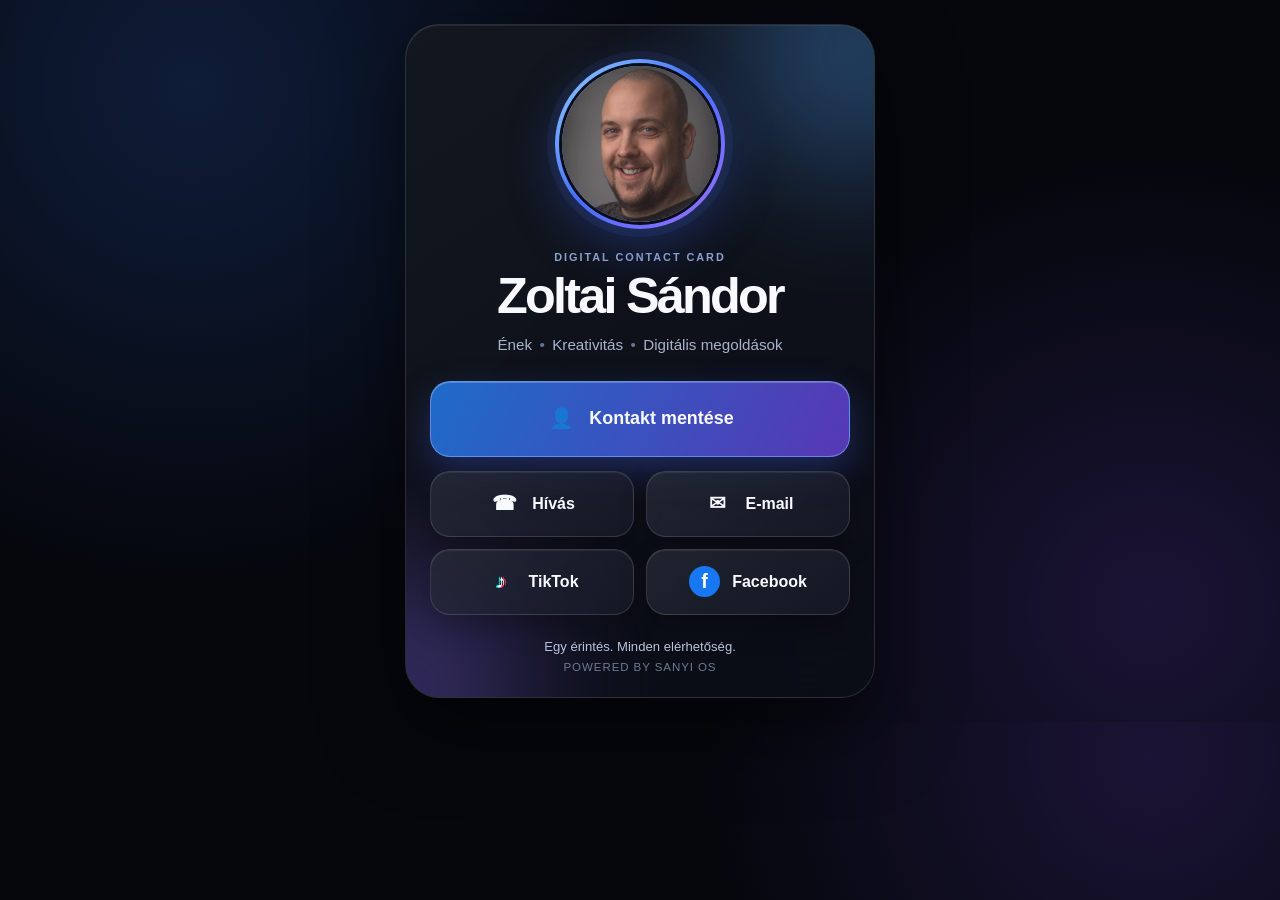
<file: index.html>
<!doctype html>
<html lang="hu">
<head>
  <meta charset="utf-8">
  <meta name="viewport" content="width=device-width, initial-scale=1, viewport-fit=cover">
  <meta name="theme-color" content="#080b14">
  <meta name="description" content="Zoltai Sándor digitális névjegykártyája">
  <title>Zoltai Sándor</title>
  <link rel="manifest" href="manifest.json">
  <link rel="icon" href="sandor.jpg">
  <link rel="stylesheet" href="style.css">
</head>
<body>
  <main class="page-shell">
    <section class="card" aria-label="Zoltai Sándor digitális névjegykártyája">
      <div class="ambient ambient-one"></div>
      <div class="ambient ambient-two"></div>

      <div class="portrait-wrap">
        <img src="sandor.jpg" alt="Zoltai Sándor portréja" class="portrait">
      </div>

      <header>
        <p class="eyebrow">DIGITAL CONTACT CARD</p>
        <h1>Zoltai Sándor</h1>
        <p class="subtitle">Ének <span>•</span> Kreativitás <span>•</span> Digitális megoldások</p>
      </header>

      <a class="button primary" href="zoltai-sandor.vcf" download>
        <span class="icon">👤</span>
        <span>Kontakt mentése</span>
      </a>

      <div class="button-grid">
        <a class="button" href="tel:+36307977887">
          <span class="icon">☎</span><span>Hívás</span>
        </a>
        <a class="button" href="mailto:zoltai.sandor.ifj@gmail.com">
          <span class="icon">✉</span><span>E-mail</span>
        </a>
        <a class="button" href="https://www.tiktok.com/@lexandrew12" target="_blank" rel="noopener">
          <span class="brand tiktok">♪</span><span>TikTok</span>
        </a>
        <a class="button" href="https://www.facebook.com/zoltaisanyi/" target="_blank" rel="noopener">
          <span class="brand facebook">f</span><span>Facebook</span>
        </a>
      </div>

      <p class="tap-note">Egy érintés. Minden elérhetőség.</p>
      <footer>Powered by Sanyi OS</footer>
    </section>
  </main>
  <script src="script.js"></script>
</body>
</html>
</file>
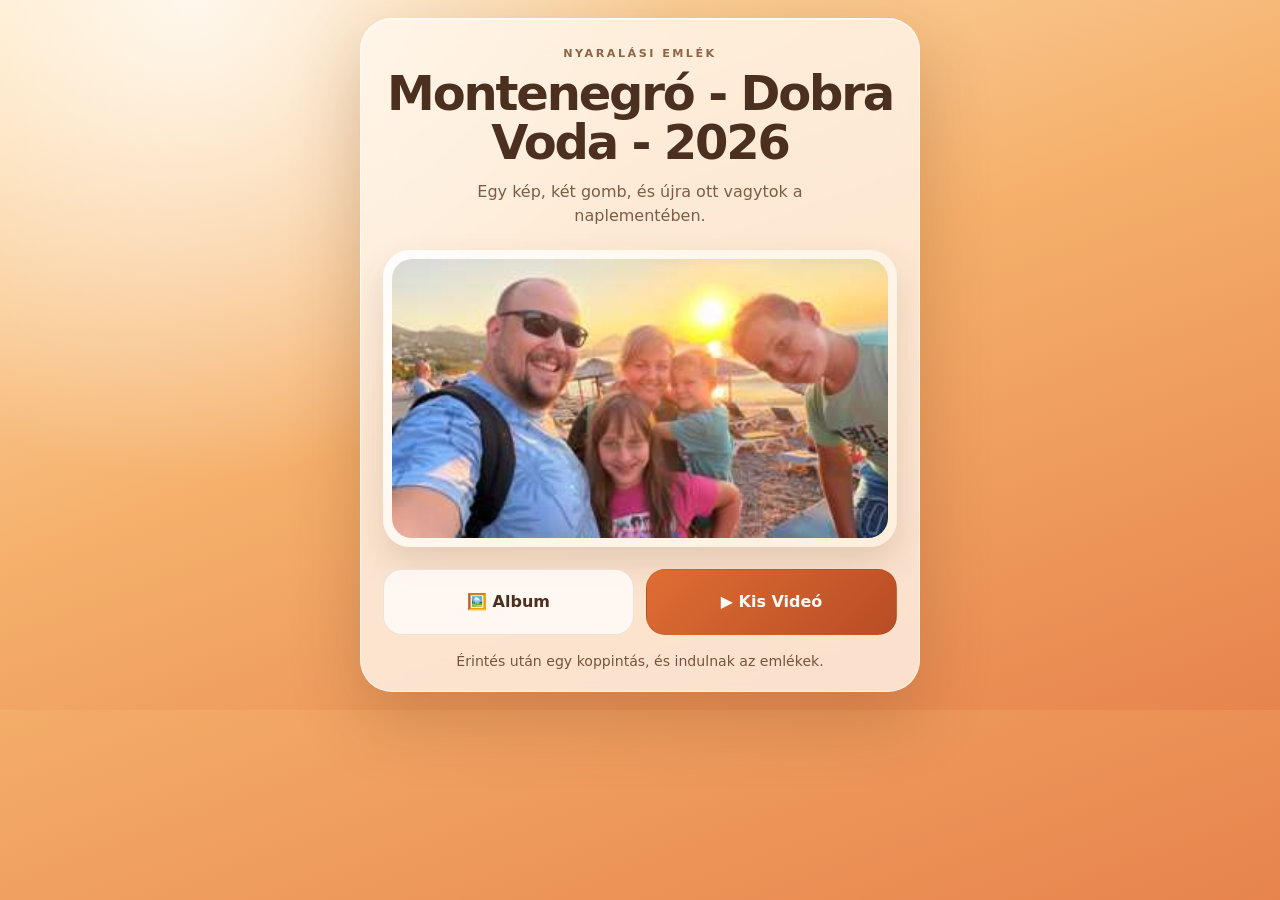
<file: montenegro-2026/index.html>
<!doctype html><html lang="hu"><head><meta charset="utf-8"><meta name="viewport" content="width=device-width,initial-scale=1,viewport-fit=cover"><meta name="theme-color" content="#e89250"><title>Montenegró - Dobra Voda - 2026</title><style>*{box-sizing:border-box}:root{--text:#4b2f1f;--muted:#7b5d47;--orange:#df6d34;--deep:#b84d24}html,body{margin:0;min-height:100%;font-family:Inter,ui-sans-serif,system-ui,-apple-system,BlinkMacSystemFont,"Segoe UI",sans-serif;color:var(--text);background:radial-gradient(circle at 15% 0%,rgba(255,255,255,.78),transparent 30rem),linear-gradient(160deg,#ffe4b5,#f5b06c 48%,#e7844d)}body{display:grid;place-items:center;padding:18px}main{width:min(100%,560px)}.card{position:relative;overflow:hidden;padding:28px 22px 22px;border:1px solid rgba(255,255,255,.55);border-radius:32px;background:rgba(255,248,239,.78);box-shadow:0 26px 70px rgba(95,48,15,.24),inset 0 1px 0 rgba(255,255,255,.7);backdrop-filter:blur(18px)}header,figure,.actions,.hint{position:relative;z-index:1}header{text-align:center}.eyebrow{margin:0 0 9px;font-size:.7rem;font-weight:850;letter-spacing:.22em;color:#8d6548}h1{margin:0;font-size:clamp(2rem,7vw,3rem);line-height:1.03;letter-spacing:-.045em}.subtitle{margin:12px auto 0;max-width:35ch;color:var(--muted);line-height:1.5}figure{margin:22px 0;padding:9px;border-radius:27px;background:linear-gradient(135deg,rgba(255,255,255,.9),rgba(255,239,220,.95));box-shadow:0 16px 35px rgba(98,57,28,.16)}img{display:block;width:100%;height:auto;border-radius:20px;image-rendering:auto}.actions{display:grid;grid-template-columns:1fr 1fr;gap:12px}a{min-height:66px;display:flex;align-items:center;justify-content:center;gap:10px;padding:14px 16px;border-radius:19px;text-decoration:none;font-weight:800;color:var(--text);background:rgba(255,255,255,.74);border:1px solid rgba(124,76,41,.13)}a:active{transform:scale(.98)}a.video{color:#fffaf5;background:linear-gradient(135deg,var(--orange),var(--deep))}.hint{margin:18px 0 0;text-align:center;color:#74543e;font-size:.88rem}@media(max-width:460px){.card{padding:24px 16px 20px;border-radius:27px}.actions{grid-template-columns:1fr}}</style></head><body><main><section class="card"><header><p class="eyebrow">NYARALÁSI EMLÉK</p><h1>Montenegró - Dobra Voda - 2026</h1><p class="subtitle">Egy kép, két gomb, és újra ott vagytok a naplementében.</p></header><figure><img src="[data-uri]" alt="Családi fotó naplementében Dobra Vodában"></figure><div class="actions"><a href="https://photos.app.goo.gl/t68QsT5rtMGyuLs18" target="_blank" rel="noopener">🖼️ Album</a><a class="video" href="https://youtu.be/P2D4TeBCZV8" target="_blank" rel="noopener">▶ Kis Videó</a></div><p class="hint">Érintés után egy koppintás, és indulnak az emlékek.</p></section></main></body></html>
</file>
<file: style.css>
* {
  box-sizing: border-box;
}

:root {
  color-scheme: dark;
  --bg: #05070d;
  --panel: rgba(17, 22, 37, 0.72);
  --panel-strong: rgba(22, 29, 49, 0.92);
  --line: rgba(255, 255, 255, 0.12);
  --text: #f8faff;
  --muted: #a9b3ca;
  --blue: #4da3ff;
  --purple: #8c6cff;
}

html, body {
  min-height: 100%;
  margin: 0;
  background:
    radial-gradient(circle at 15% 12%, rgba(61, 126, 255, 0.18), transparent 31rem),
    radial-gradient(circle at 90% 84%, rgba(137, 83, 255, 0.17), transparent 28rem),
    var(--bg);
  font-family: Inter, ui-sans-serif, -apple-system, BlinkMacSystemFont, "Segoe UI", sans-serif;
  color: var(--text);
}

body {
  display: grid;
  place-items: center;
  padding: 24px 14px;
}

.page-shell {
  width: min(100%, 470px);
}

.card {
  position: relative;
  overflow: hidden;
  padding: 34px 24px 24px;
  border: 1px solid var(--line);
  border-radius: 34px;
  background:
    linear-gradient(145deg, rgba(255,255,255,.05), rgba(255,255,255,.01)),
    rgba(7, 10, 19, .9);
  box-shadow:
    0 30px 80px rgba(0,0,0,.52),
    inset 0 1px 0 rgba(255,255,255,.08);
  backdrop-filter: blur(24px);
}

.ambient {
  position: absolute;
  width: 240px;
  height: 240px;
  border-radius: 50%;
  filter: blur(70px);
  opacity: .35;
  pointer-events: none;
}

.ambient-one {
  top: -90px;
  right: -100px;
  background: var(--blue);
}

.ambient-two {
  bottom: -110px;
  left: -120px;
  background: var(--purple);
}

.portrait-wrap {
  position: relative;
  width: 170px;
  height: 170px;
  margin: 0 auto 22px;
  padding: 4px;
  border-radius: 50%;
  background: linear-gradient(135deg, #92d1ff, #446dff 48%, #a06fff);
  box-shadow:
    0 0 0 8px rgba(94, 128, 255, .08),
    0 16px 50px rgba(54, 91, 222, .35);
}

.portrait {
  display: block;
  width: 100%;
  height: 100%;
  object-fit: cover;
  border-radius: 50%;
  border: 3px solid #0a0e19;
}

header {
  text-align: center;
  margin-bottom: 24px;
}

.eyebrow {
  margin: 0 0 8px;
  color: #8fa4d1;
  font-size: .68rem;
  font-weight: 800;
  letter-spacing: .18em;
}

h1 {
  margin: 0;
  font-size: clamp(2.1rem, 9vw, 3.15rem);
  line-height: 1;
  letter-spacing: -.055em;
}

.subtitle {
  margin: 12px auto 0;
  color: var(--muted);
  line-height: 1.55;
  font-size: .95rem;
}

.subtitle span {
  color: #667496;
  padding: 0 .2rem;
}

.button {
  position: relative;
  z-index: 1;
  min-height: 66px;
  display: flex;
  align-items: center;
  justify-content: center;
  gap: 12px;
  padding: 14px 16px;
  border: 1px solid rgba(255,255,255,.13);
  border-radius: 20px;
  color: var(--text);
  text-decoration: none;
  font-weight: 750;
  background:
    linear-gradient(145deg, rgba(255,255,255,.075), rgba(255,255,255,.018)),
    var(--panel);
  box-shadow:
    inset 0 1px 0 rgba(255,255,255,.07),
    0 12px 28px rgba(0,0,0,.22);
  transition: transform .16s ease, border-color .16s ease, background .16s ease;
  -webkit-tap-highlight-color: transparent;
}

.button:active {
  transform: scale(.97);
}

.button:hover {
  border-color: rgba(125,166,255,.52);
}

.primary {
  min-height: 76px;
  margin-bottom: 14px;
  border-color: rgba(126, 174, 255, .63);
  background:
    linear-gradient(115deg, rgba(34, 135, 255, .74), rgba(113, 68, 232, .72)),
    var(--panel-strong);
  box-shadow:
    0 14px 34px rgba(64, 91, 221, .34),
    inset 0 1px 0 rgba(255,255,255,.22);
  font-size: 1.12rem;
}

.button-grid {
  display: grid;
  grid-template-columns: 1fr 1fr;
  gap: 12px;
}

.icon, .brand {
  width: 31px;
  height: 31px;
  display: inline-grid;
  place-items: center;
  font-size: 1.24rem;
}

.brand {
  border-radius: 50%;
  font-weight: 900;
}

.tiktok {
  color: #fff;
  text-shadow: -2px 0 #25f4ee, 2px 0 #fe2c55;
}

.facebook {
  background: #1877f2;
  color: white;
  font-family: Arial, sans-serif;
}

.tap-note {
  position: relative;
  z-index: 1;
  margin: 24px 0 7px;
  text-align: center;
  color: #b9c4dd;
  font-size: .82rem;
}

footer {
  position: relative;
  z-index: 1;
  text-align: center;
  color: #6f7a94;
  font-size: .72rem;
  letter-spacing: .08em;
  text-transform: uppercase;
}

@media (max-width: 370px) {
  .card { padding-inline: 17px; }
  .button-grid { grid-template-columns: 1fr; }
}
</file>
